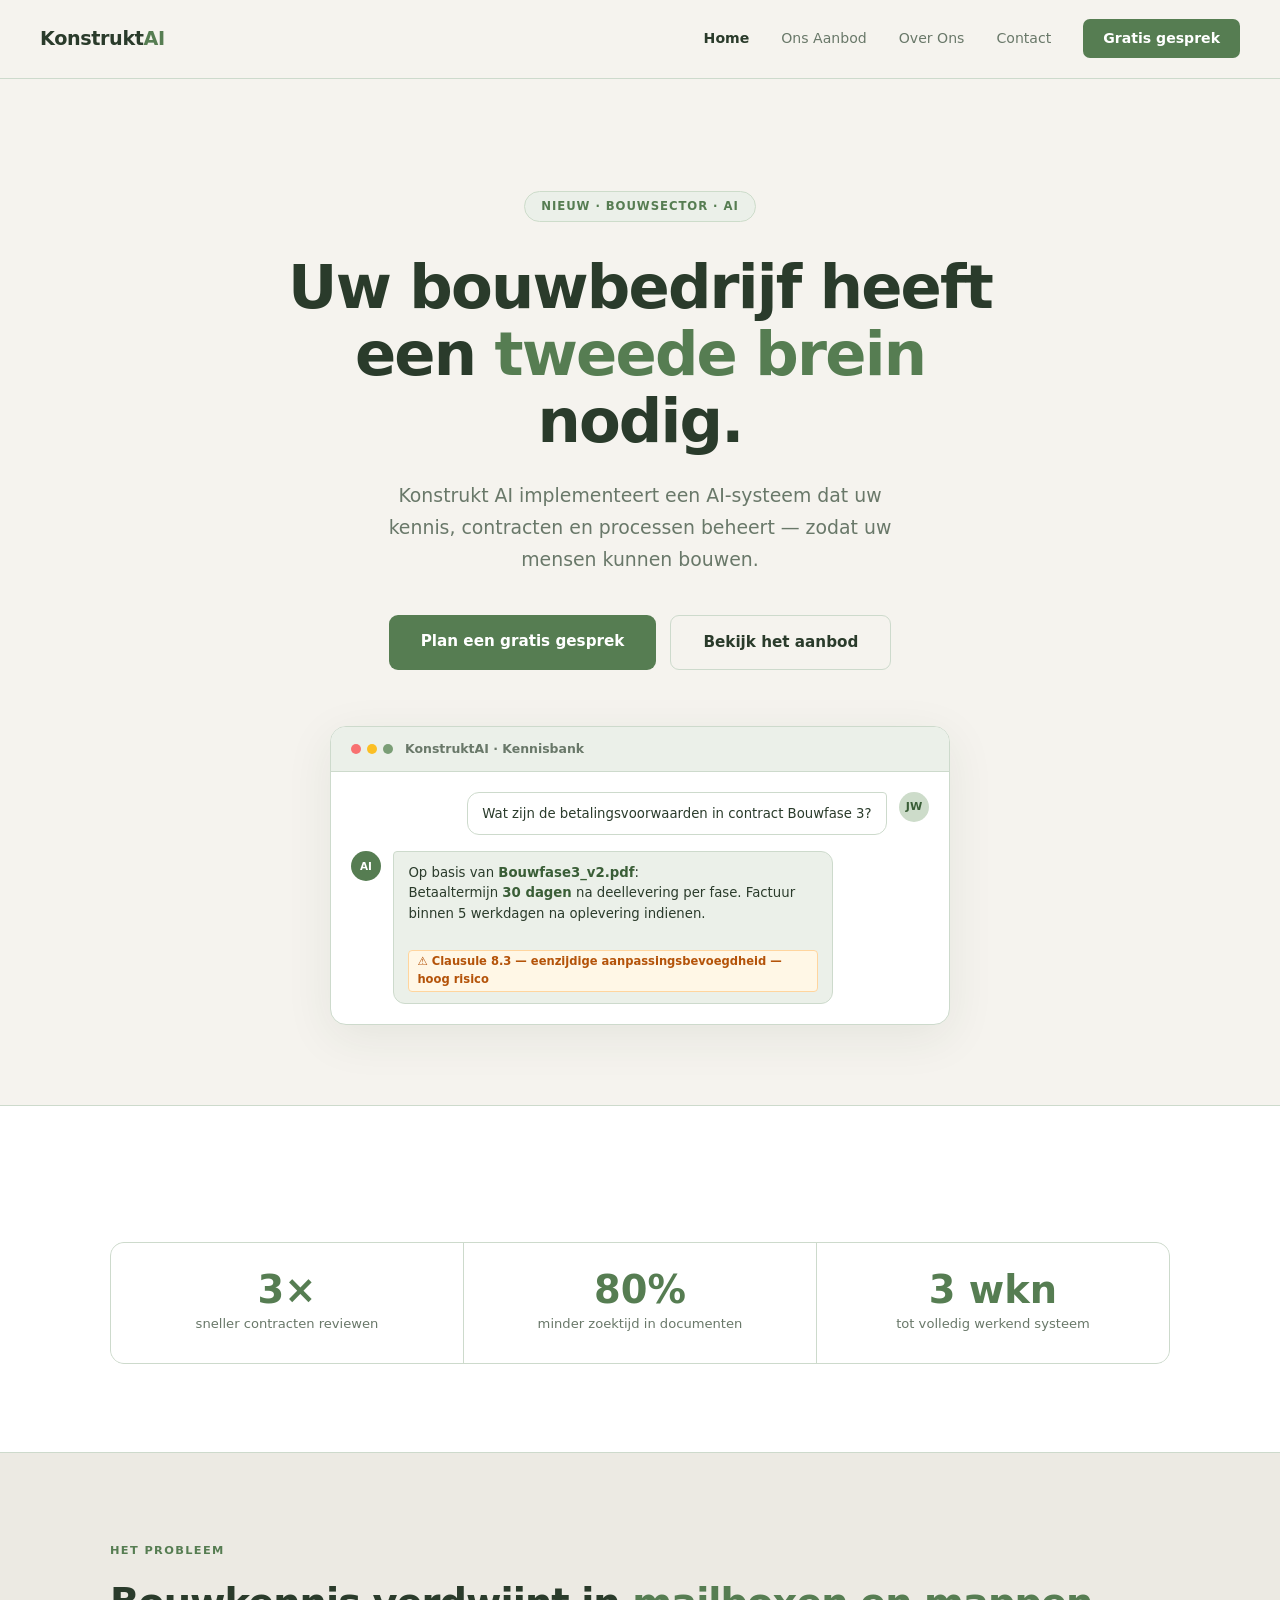
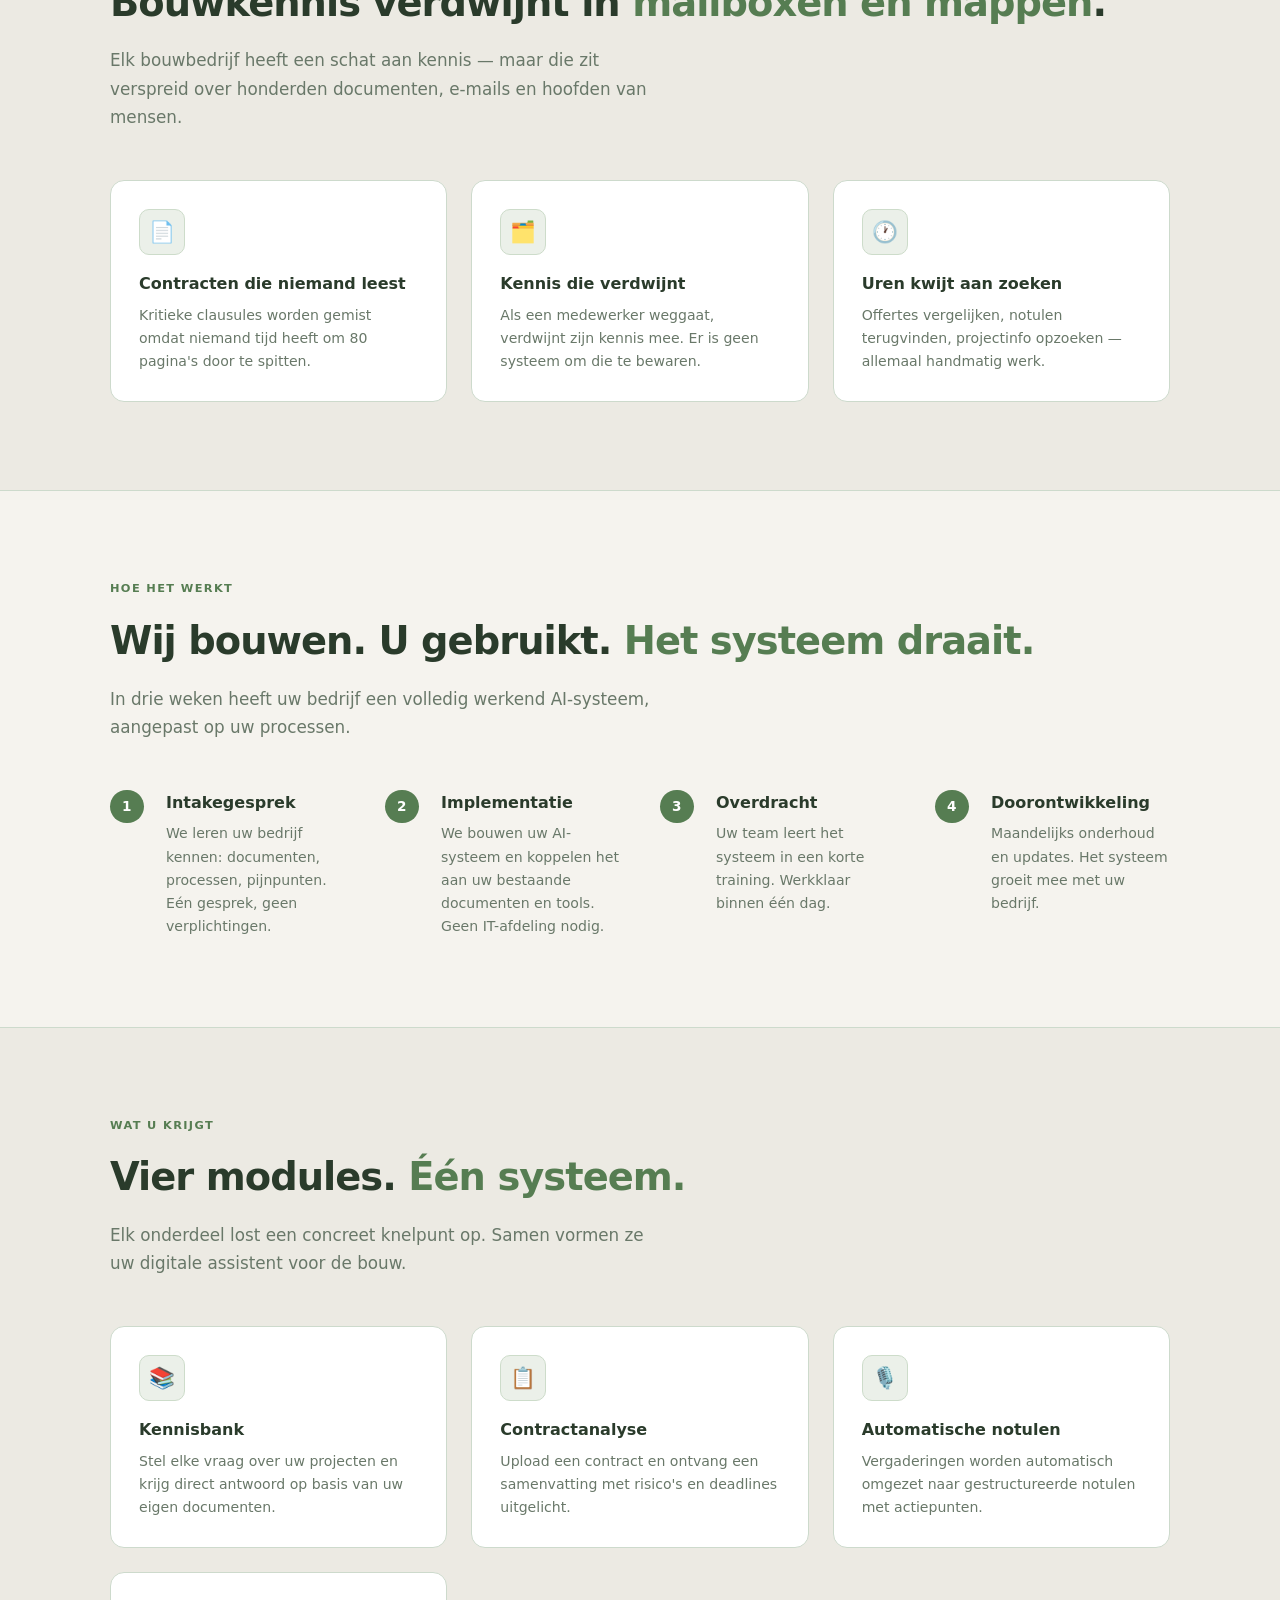
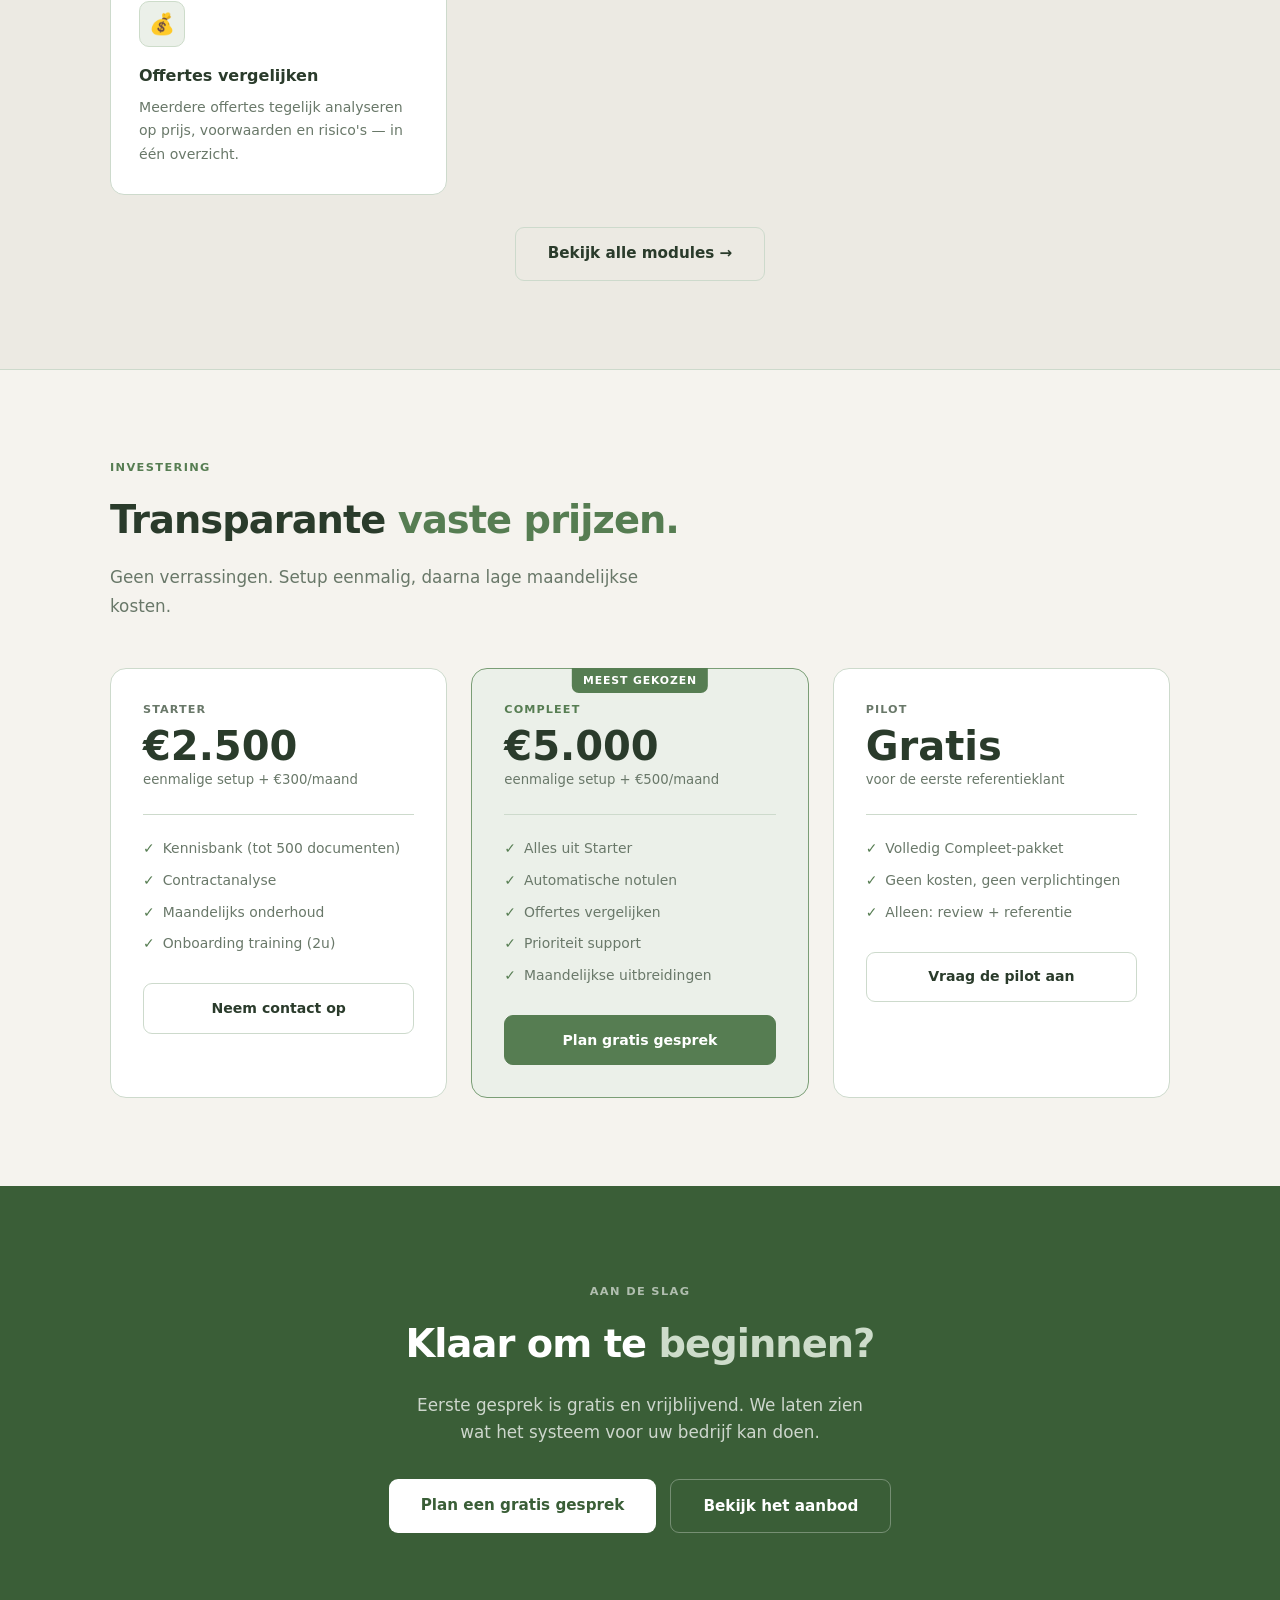
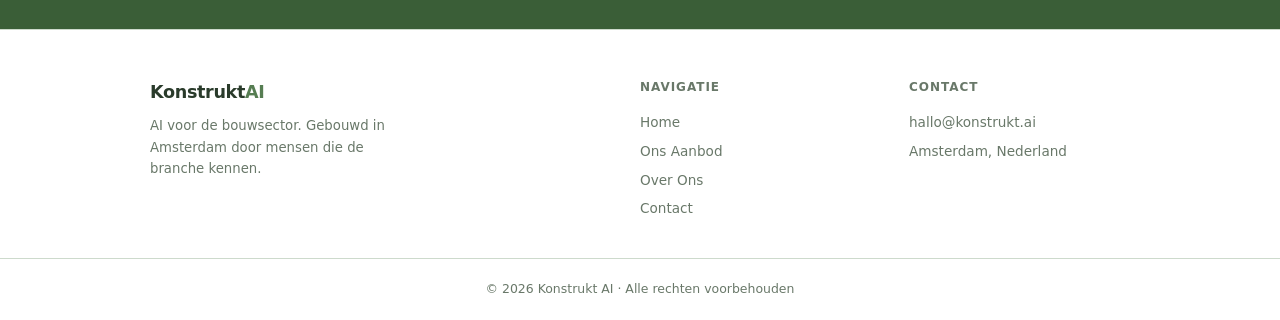
<file: index.html>
<!DOCTYPE html>
<html lang="nl">
<head>
  <meta charset="UTF-8">
  <meta name="viewport" content="width=device-width, initial-scale=1.0">
  <title>Konstrukt AI — AI second brain voor de bouwsector</title>
  <link rel="stylesheet" href="style.css">
</head>
<body>

<nav>
  <a class="logo" href="index.html">Konstrukt<span>AI</span></a>
  <div class="nav-links" id="nav-links">
    <a href="index.html" class="active">Home</a>
    <a href="aanbod.html">Ons Aanbod</a>
    <a href="over-ons.html">Over Ons</a>
    <a href="contact.html">Contact</a>
    <a href="contact.html" class="nav-cta">Gratis gesprek</a>
  </div>
  <button class="hamburger" id="hamburger" aria-label="Menu">
    <span></span><span></span><span></span>
  </button>
</nav>

<section class="hero">
  <div class="badge">Nieuw &middot; Bouwsector &middot; AI</div>
  <h1>Uw bouwbedrijf heeft een <em>tweede brein</em> nodig.</h1>
  <p>Konstrukt AI implementeert een AI-systeem dat uw kennis, contracten en processen beheert — zodat uw mensen kunnen bouwen.</p>
  <div class="btn-row">
    <a class="btn-primary" href="contact.html">Plan een gratis gesprek</a>
    <a class="btn-ghost" href="aanbod.html">Bekijk het aanbod</a>
  </div>

  <div class="hero-visual">
    <div class="chat-bar">
      <div class="chat-dot cd1"></div>
      <div class="chat-dot cd2"></div>
      <div class="chat-dot cd3"></div>
      <span class="chat-bar-title">KonstruktAI &middot; Kennisbank</span>
    </div>
    <div class="chat-body">
      <div class="chat-msg user">
        <div class="chat-av u">JW</div>
        <div class="chat-bubble">Wat zijn de betalingsvoorwaarden in contract Bouwfase 3?</div>
      </div>
      <div class="chat-msg">
        <div class="chat-av ai">AI</div>
        <div class="chat-bubble">
          Op basis van <strong>Bouwfase3_v2.pdf</strong>:<br>
          Betaaltermijn <strong>30 dagen</strong> na deellevering per fase. Factuur binnen 5 werkdagen na oplevering indienen.<br><br>
          <span class="risk-tag">⚠ Clausule 8.3 — eenzijdige aanpassingsbevoegdheid — hoog risico</span>
        </div>
      </div>
    </div>
  </div>
</section>

<hr class="divider">

<section class="section section-white">
  <div class="section-inner">
    <div class="stats-row">
      <div class="stat"><div class="num">3&times;</div><p>sneller contracten reviewen</p></div>
      <div class="stat"><div class="num">80%</div><p>minder zoektijd in documenten</p></div>
      <div class="stat"><div class="num">3 wkn</div><p>tot volledig werkend systeem</p></div>
    </div>
  </div>
</section>

<hr class="divider">

<section class="section section-alt">
  <div class="section-inner">
    <span class="label">Het probleem</span>
    <h2>Bouwkennis verdwijnt in <em>mailboxen en mappen</em>.</h2>
    <p class="sub">Elk bouwbedrijf heeft een schat aan kennis — maar die zit verspreid over honderden documenten, e-mails en hoofden van mensen.</p>
    <div class="card-grid">
      <div class="card">
        <div class="card-icon">📄</div>
        <h3>Contracten die niemand leest</h3>
        <p>Kritieke clausules worden gemist omdat niemand tijd heeft om 80 pagina's door te spitten.</p>
      </div>
      <div class="card">
        <div class="card-icon">🗂️</div>
        <h3>Kennis die verdwijnt</h3>
        <p>Als een medewerker weggaat, verdwijnt zijn kennis mee. Er is geen systeem om die te bewaren.</p>
      </div>
      <div class="card">
        <div class="card-icon">🕐</div>
        <h3>Uren kwijt aan zoeken</h3>
        <p>Offertes vergelijken, notulen terugvinden, projectinfo opzoeken — allemaal handmatig werk.</p>
      </div>
    </div>
  </div>
</section>

<hr class="divider">

<section class="section" id="hoe-het-werkt">
  <div class="section-inner">
    <span class="label">Hoe het werkt</span>
    <h2>Wij bouwen. U gebruikt. <em>Het systeem draait.</em></h2>
    <p class="sub">In drie weken heeft uw bedrijf een volledig werkend AI-systeem, aangepast op uw processen.</p>
    <div class="steps">
      <div class="step"><div class="step-num">1</div><h3>Intakegesprek</h3><p>We leren uw bedrijf kennen: documenten, processen, pijnpunten. Eén gesprek, geen verplichtingen.</p></div>
      <div class="step"><div class="step-num">2</div><h3>Implementatie</h3><p>We bouwen uw AI-systeem en koppelen het aan uw bestaande documenten en tools. Geen IT-afdeling nodig.</p></div>
      <div class="step"><div class="step-num">3</div><h3>Overdracht</h3><p>Uw team leert het systeem in een korte training. Werkklaar binnen één dag.</p></div>
      <div class="step"><div class="step-num">4</div><h3>Doorontwikkeling</h3><p>Maandelijks onderhoud en updates. Het systeem groeit mee met uw bedrijf.</p></div>
    </div>
  </div>
</section>

<hr class="divider">

<section class="section section-alt">
  <div class="section-inner">
    <span class="label">Wat u krijgt</span>
    <h2>Vier modules. <em>Één systeem.</em></h2>
    <p class="sub">Elk onderdeel lost een concreet knelpunt op. Samen vormen ze uw digitale assistent voor de bouw.</p>
    <div class="card-grid">
      <div class="card"><div class="card-icon">📚</div><h3>Kennisbank</h3><p>Stel elke vraag over uw projecten en krijg direct antwoord op basis van uw eigen documenten.</p></div>
      <div class="card"><div class="card-icon">📋</div><h3>Contractanalyse</h3><p>Upload een contract en ontvang een samenvatting met risico's en deadlines uitgelicht.</p></div>
      <div class="card"><div class="card-icon">🎙️</div><h3>Automatische notulen</h3><p>Vergaderingen worden automatisch omgezet naar gestructureerde notulen met actiepunten.</p></div>
      <div class="card"><div class="card-icon">💰</div><h3>Offertes vergelijken</h3><p>Meerdere offertes tegelijk analyseren op prijs, voorwaarden en risico's — in één overzicht.</p></div>
    </div>
    <div style="margin-top:2rem;text-align:center">
      <a class="btn-ghost" href="aanbod.html">Bekijk alle modules &rarr;</a>
    </div>
  </div>
</section>

<hr class="divider">

<section class="section">
  <div class="section-inner">
    <span class="label">Investering</span>
    <h2>Transparante <em>vaste prijzen.</em></h2>
    <p class="sub">Geen verrassingen. Setup eenmalig, daarna lage maandelijkse kosten.</p>
    <div class="pricing">
      <div class="price-card">
        <div class="tier">Starter</div>
        <div class="price">&euro;2.500</div>
        <div class="freq">eenmalige setup + &euro;300/maand</div>
        <ul>
          <li>Kennisbank (tot 500 documenten)</li>
          <li>Contractanalyse</li>
          <li>Maandelijks onderhoud</li>
          <li>Onboarding training (2u)</li>
        </ul>
        <a class="btn-card" href="contact.html">Neem contact op</a>
      </div>
      <div class="price-card featured">
        <div class="feat-badge">Meest gekozen</div>
        <div class="tier">Compleet</div>
        <div class="price">&euro;5.000</div>
        <div class="freq">eenmalige setup + &euro;500/maand</div>
        <ul>
          <li>Alles uit Starter</li>
          <li>Automatische notulen</li>
          <li>Offertes vergelijken</li>
          <li>Prioriteit support</li>
          <li>Maandelijkse uitbreidingen</li>
        </ul>
        <a class="btn-card" href="contact.html">Plan gratis gesprek</a>
      </div>
      <div class="price-card">
        <div class="tier">Pilot</div>
        <div class="price">Gratis</div>
        <div class="freq">voor de eerste referentieklant</div>
        <ul>
          <li>Volledig Compleet-pakket</li>
          <li>Geen kosten, geen verplichtingen</li>
          <li>Alleen: review + referentie</li>
        </ul>
        <a class="btn-card" href="contact.html">Vraag de pilot aan</a>
      </div>
    </div>
  </div>
</section>

<div class="cta-band">
  <div class="section-inner">
    <span class="label">Aan de slag</span>
    <h2>Klaar om te <em>beginnen?</em></h2>
    <p>Eerste gesprek is gratis en vrijblijvend. We laten zien wat het systeem voor uw bedrijf kan doen.</p>
    <div class="btn-row">
      <a class="btn-primary" href="contact.html">Plan een gratis gesprek</a>
      <a class="btn-ghost" href="aanbod.html">Bekijk het aanbod</a>
    </div>
  </div>
</div>

<footer>
  <div class="footer-inner">
    <div class="footer-brand">
      <span class="logo-text">Konstrukt<span>AI</span></span>
      <p>AI voor de bouwsector. Gebouwd in Amsterdam door mensen die de branche kennen.</p>
    </div>
    <div class="footer-col">
      <strong>Navigatie</strong>
      <a href="index.html">Home</a>
      <a href="aanbod.html">Ons Aanbod</a>
      <a href="over-ons.html">Over Ons</a>
      <a href="contact.html">Contact</a>
    </div>
    <div class="footer-col">
      <strong>Contact</strong>
      <a href="mailto:hallo@konstrukt.ai">hallo@konstrukt.ai</a>
      <span>Amsterdam, Nederland</span>
    </div>
  </div>
  <div class="footer-bottom">&copy; 2026 Konstrukt AI &middot; Alle rechten voorbehouden</div>
</footer>

<script>
  const ham = document.getElementById('hamburger');
  const nav = document.getElementById('nav-links');
  ham.addEventListener('click', () => {
    ham.classList.toggle('open');
    nav.classList.toggle('open');
  });
  nav.querySelectorAll('a').forEach(a => a.addEventListener('click', () => {
    ham.classList.remove('open');
    nav.classList.remove('open');
  }));
</script>
</body>
</html>
</file>
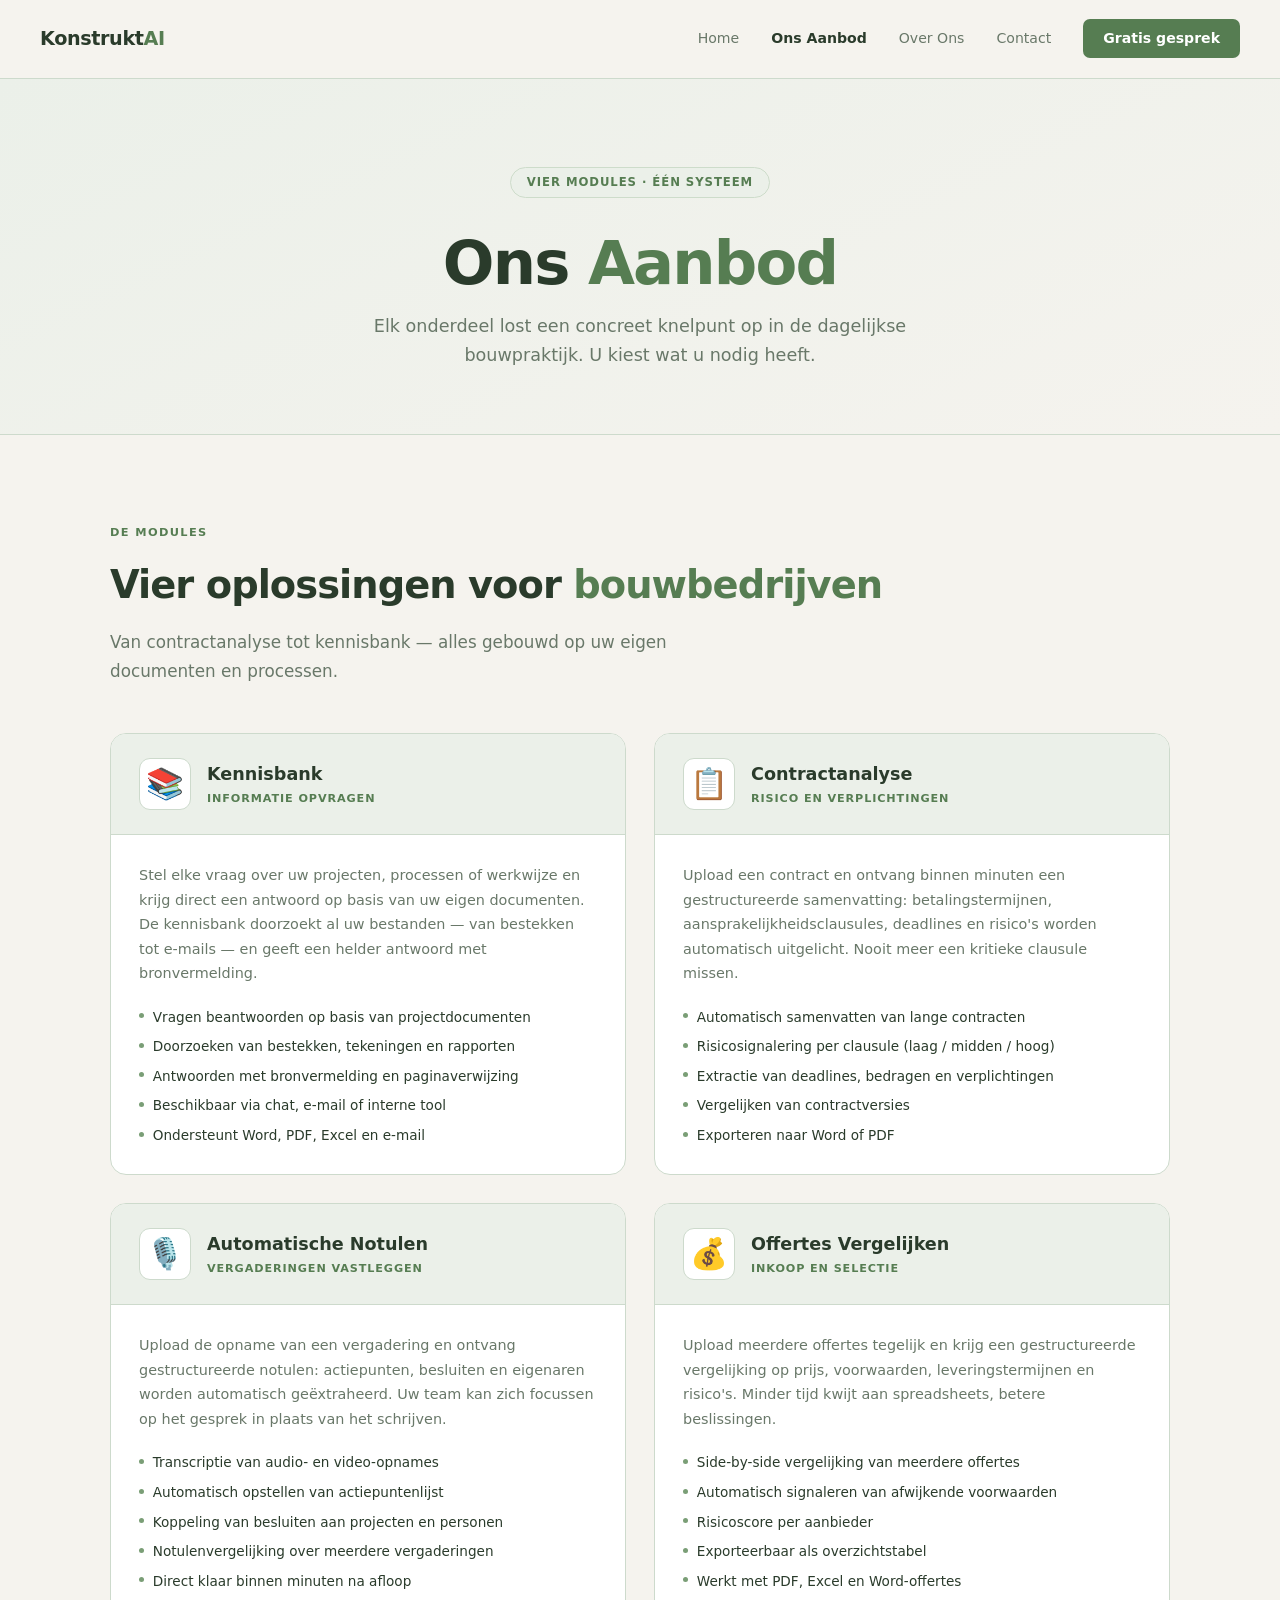
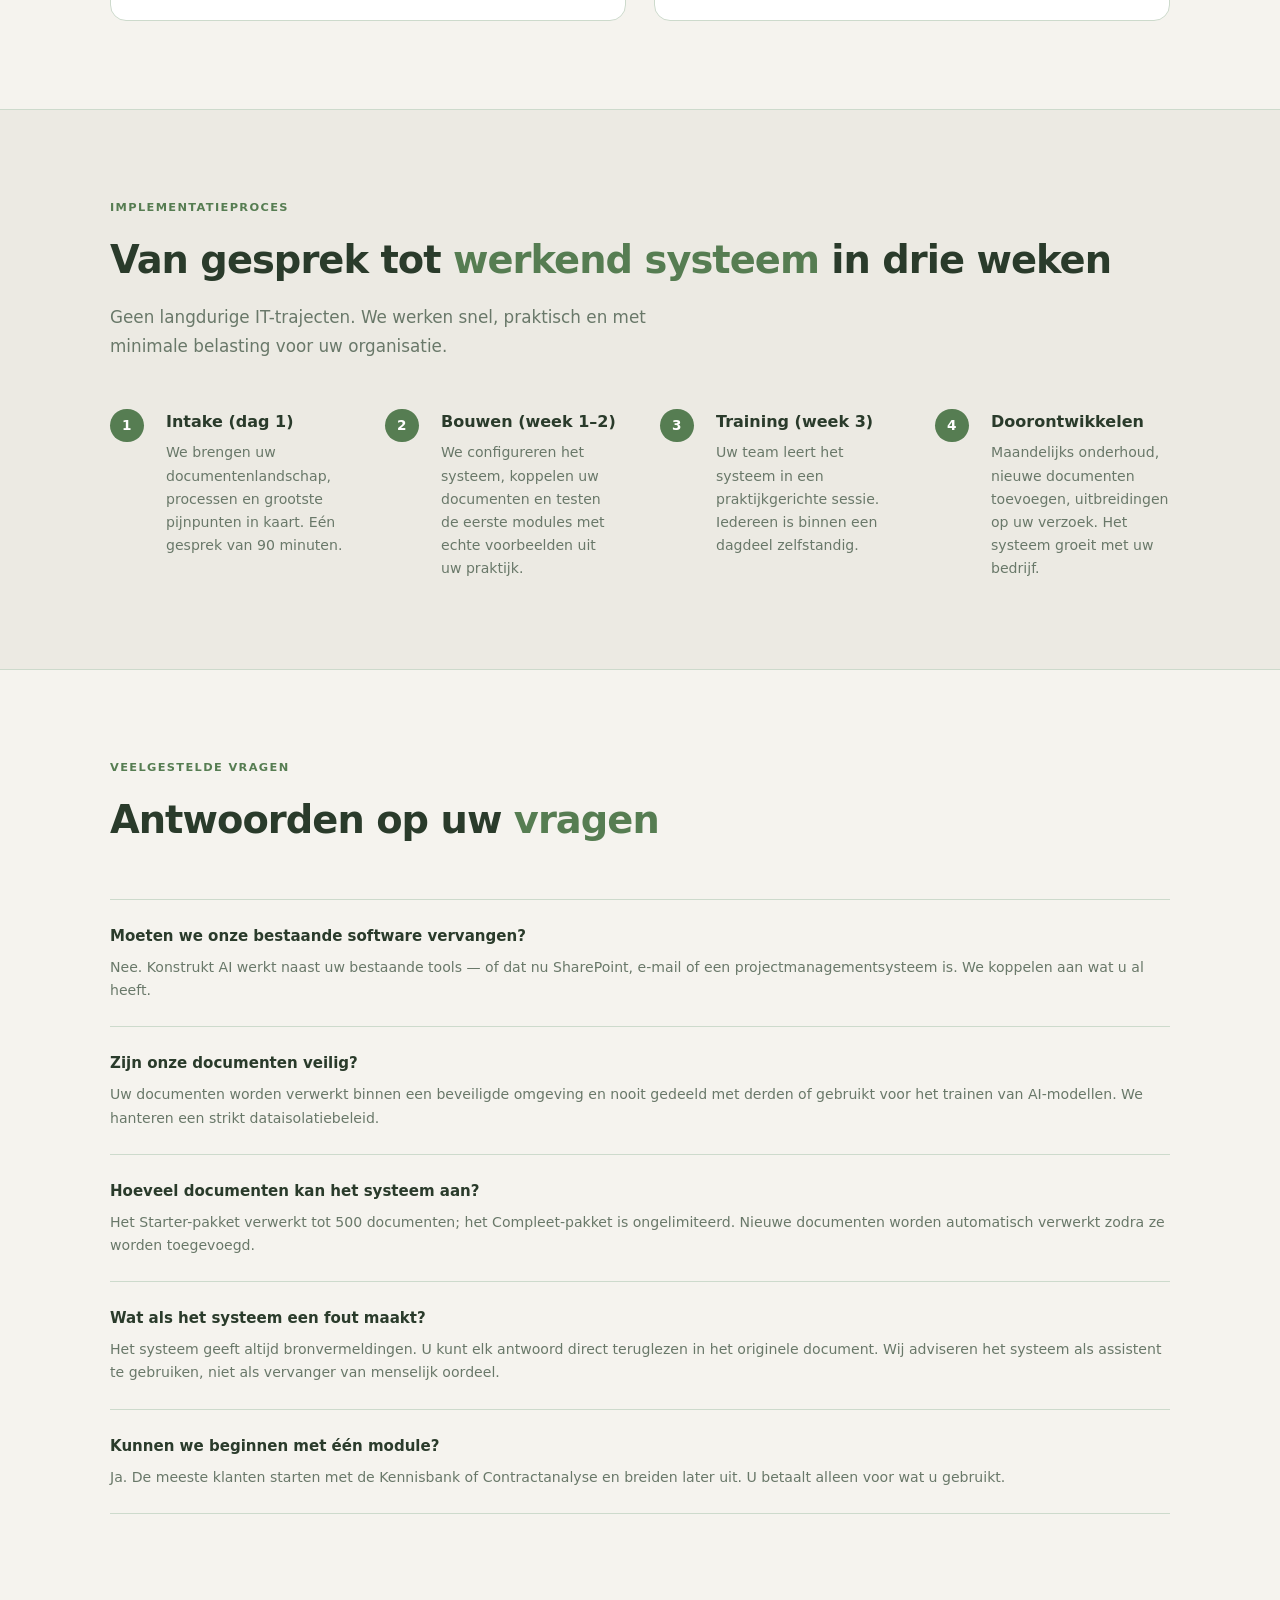
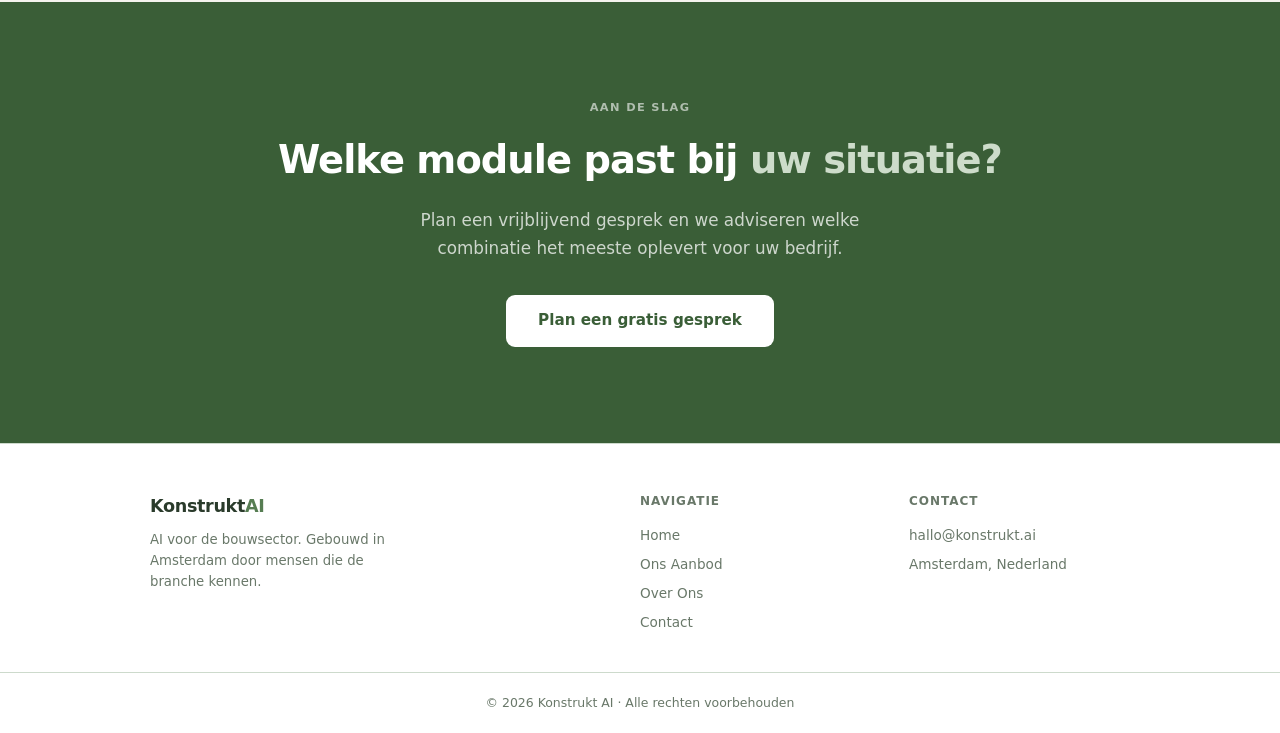
<file: aanbod.html>
<!DOCTYPE html>
<html lang="nl">
<head>
  <meta charset="UTF-8">
  <meta name="viewport" content="width=device-width, initial-scale=1.0">
  <title>Ons Aanbod — Konstrukt AI</title>
  <link rel="stylesheet" href="style.css">
</head>
<body>

<nav>
  <a class="logo" href="index.html">Konstrukt<span>AI</span></a>
  <div class="nav-links" id="nav-links">
    <a href="index.html">Home</a>
    <a href="aanbod.html" class="active">Ons Aanbod</a>
    <a href="over-ons.html">Over Ons</a>
    <a href="contact.html">Contact</a>
    <a href="contact.html" class="nav-cta">Gratis gesprek</a>
  </div>
  <button class="hamburger" id="hamburger" aria-label="Menu">
    <span></span><span></span><span></span>
  </button>
</nav>

<div class="page-hero">
  <div class="badge">Vier modules &middot; &Eacute;&eacute;n systeem</div>
  <h1>Ons <em>Aanbod</em></h1>
  <p>Elk onderdeel lost een concreet knelpunt op in de dagelijkse bouwpraktijk. U kiest wat u nodig heeft.</p>
</div>

<section class="section">
  <div class="section-inner">
    <span class="label">De modules</span>
    <h2>Vier oplossingen voor <em>bouwbedrijven</em></h2>
    <p class="sub">Van contractanalyse tot kennisbank — alles gebouwd op uw eigen documenten en processen.</p>

    <div class="module-grid">
      <div class="module-card">
        <div class="module-head">
          <div class="m-icon">📚</div>
          <div><h3>Kennisbank</h3><div class="module-tag">Informatie opvragen</div></div>
        </div>
        <div class="module-body">
          <p>Stel elke vraag over uw projecten, processen of werkwijze en krijg direct een antwoord op basis van uw eigen documenten. De kennisbank doorzoekt al uw bestanden — van bestekken tot e-mails — en geeft een helder antwoord met bronvermelding.</p>
          <ul class="m-features">
            <li>Vragen beantwoorden op basis van projectdocumenten</li>
            <li>Doorzoeken van bestekken, tekeningen en rapporten</li>
            <li>Antwoorden met bronvermelding en paginaverwijzing</li>
            <li>Beschikbaar via chat, e-mail of interne tool</li>
            <li>Ondersteunt Word, PDF, Excel en e-mail</li>
          </ul>
        </div>
      </div>

      <div class="module-card">
        <div class="module-head">
          <div class="m-icon">📋</div>
          <div><h3>Contractanalyse</h3><div class="module-tag">Risico en verplichtingen</div></div>
        </div>
        <div class="module-body">
          <p>Upload een contract en ontvang binnen minuten een gestructureerde samenvatting: betalingstermijnen, aansprakelijkheidsclausules, deadlines en risico's worden automatisch uitgelicht. Nooit meer een kritieke clausule missen.</p>
          <ul class="m-features">
            <li>Automatisch samenvatten van lange contracten</li>
            <li>Risicosignalering per clausule (laag / midden / hoog)</li>
            <li>Extractie van deadlines, bedragen en verplichtingen</li>
            <li>Vergelijken van contractversies</li>
            <li>Exporteren naar Word of PDF</li>
          </ul>
        </div>
      </div>

      <div class="module-card">
        <div class="module-head">
          <div class="m-icon">🎙️</div>
          <div><h3>Automatische Notulen</h3><div class="module-tag">Vergaderingen vastleggen</div></div>
        </div>
        <div class="module-body">
          <p>Upload de opname van een vergadering en ontvang gestructureerde notulen: actiepunten, besluiten en eigenaren worden automatisch geëxtraheerd. Uw team kan zich focussen op het gesprek in plaats van het schrijven.</p>
          <ul class="m-features">
            <li>Transcriptie van audio- en video-opnames</li>
            <li>Automatisch opstellen van actiepuntenlijst</li>
            <li>Koppeling van besluiten aan projecten en personen</li>
            <li>Notulenvergelijking over meerdere vergaderingen</li>
            <li>Direct klaar binnen minuten na afloop</li>
          </ul>
        </div>
      </div>

      <div class="module-card">
        <div class="module-head">
          <div class="m-icon">💰</div>
          <div><h3>Offertes Vergelijken</h3><div class="module-tag">Inkoop en selectie</div></div>
        </div>
        <div class="module-body">
          <p>Upload meerdere offertes tegelijk en krijg een gestructureerde vergelijking op prijs, voorwaarden, leveringstermijnen en risico's. Minder tijd kwijt aan spreadsheets, betere beslissingen.</p>
          <ul class="m-features">
            <li>Side-by-side vergelijking van meerdere offertes</li>
            <li>Automatisch signaleren van afwijkende voorwaarden</li>
            <li>Risicoscore per aanbieder</li>
            <li>Exporteerbaar als overzichtstabel</li>
            <li>Werkt met PDF, Excel en Word-offertes</li>
          </ul>
        </div>
      </div>
    </div>
  </div>
</section>

<hr class="divider">

<section class="section section-alt">
  <div class="section-inner">
    <span class="label">Implementatieproces</span>
    <h2>Van gesprek tot <em>werkend systeem</em> in drie weken</h2>
    <p class="sub">Geen langdurige IT-trajecten. We werken snel, praktisch en met minimale belasting voor uw organisatie.</p>
    <div class="steps">
      <div class="step"><div class="step-num">1</div><h3>Intake (dag 1)</h3><p>We brengen uw documentenlandschap, processen en grootste pijnpunten in kaart. Eén gesprek van 90 minuten.</p></div>
      <div class="step"><div class="step-num">2</div><h3>Bouwen (week 1&ndash;2)</h3><p>We configureren het systeem, koppelen uw documenten en testen de eerste modules met echte voorbeelden uit uw praktijk.</p></div>
      <div class="step"><div class="step-num">3</div><h3>Training (week 3)</h3><p>Uw team leert het systeem in een praktijkgerichte sessie. Iedereen is binnen een dagdeel zelfstandig.</p></div>
      <div class="step"><div class="step-num">4</div><h3>Doorontwikkelen</h3><p>Maandelijks onderhoud, nieuwe documenten toevoegen, uitbreidingen op uw verzoek. Het systeem groeit met uw bedrijf.</p></div>
    </div>
  </div>
</section>

<hr class="divider">

<section class="section">
  <div class="section-inner">
    <span class="label">Veelgestelde vragen</span>
    <h2>Antwoorden op uw <em>vragen</em></h2>
    <div class="faq">
      <div class="faq-item"><div class="faq-q">Moeten we onze bestaande software vervangen?</div><div class="faq-a">Nee. Konstrukt AI werkt naast uw bestaande tools — of dat nu SharePoint, e-mail of een projectmanagementsysteem is. We koppelen aan wat u al heeft.</div></div>
      <div class="faq-item"><div class="faq-q">Zijn onze documenten veilig?</div><div class="faq-a">Uw documenten worden verwerkt binnen een beveiligde omgeving en nooit gedeeld met derden of gebruikt voor het trainen van AI-modellen. We hanteren een strikt dataisolatiebeleid.</div></div>
      <div class="faq-item"><div class="faq-q">Hoeveel documenten kan het systeem aan?</div><div class="faq-a">Het Starter-pakket verwerkt tot 500 documenten; het Compleet-pakket is ongelimiteerd. Nieuwe documenten worden automatisch verwerkt zodra ze worden toegevoegd.</div></div>
      <div class="faq-item"><div class="faq-q">Wat als het systeem een fout maakt?</div><div class="faq-a">Het systeem geeft altijd bronvermeldingen. U kunt elk antwoord direct teruglezen in het originele document. Wij adviseren het systeem als assistent te gebruiken, niet als vervanger van menselijk oordeel.</div></div>
      <div class="faq-item"><div class="faq-q">Kunnen we beginnen met één module?</div><div class="faq-a">Ja. De meeste klanten starten met de Kennisbank of Contractanalyse en breiden later uit. U betaalt alleen voor wat u gebruikt.</div></div>
    </div>
  </div>
</section>

<div class="cta-band">
  <div class="section-inner">
    <span class="label">Aan de slag</span>
    <h2>Welke module past bij <em>uw situatie?</em></h2>
    <p>Plan een vrijblijvend gesprek en we adviseren welke combinatie het meeste oplevert voor uw bedrijf.</p>
    <div class="btn-row">
      <a class="btn-primary" href="contact.html">Plan een gratis gesprek</a>
    </div>
  </div>
</div>

<footer>
  <div class="footer-inner">
    <div class="footer-brand">
      <span class="logo-text">Konstrukt<span>AI</span></span>
      <p>AI voor de bouwsector. Gebouwd in Amsterdam door mensen die de branche kennen.</p>
    </div>
    <div class="footer-col">
      <strong>Navigatie</strong>
      <a href="index.html">Home</a>
      <a href="aanbod.html">Ons Aanbod</a>
      <a href="over-ons.html">Over Ons</a>
      <a href="contact.html">Contact</a>
    </div>
    <div class="footer-col">
      <strong>Contact</strong>
      <a href="mailto:hallo@konstrukt.ai">hallo@konstrukt.ai</a>
      <span>Amsterdam, Nederland</span>
    </div>
  </div>
  <div class="footer-bottom">&copy; 2026 Konstrukt AI &middot; Alle rechten voorbehouden</div>
</footer>

<script>
  const ham = document.getElementById('hamburger');
  const nav = document.getElementById('nav-links');
  ham.addEventListener('click', () => { ham.classList.toggle('open'); nav.classList.toggle('open'); });
  nav.querySelectorAll('a').forEach(a => a.addEventListener('click', () => { ham.classList.remove('open'); nav.classList.remove('open'); }));
</script>
</body>
</html>
</file>
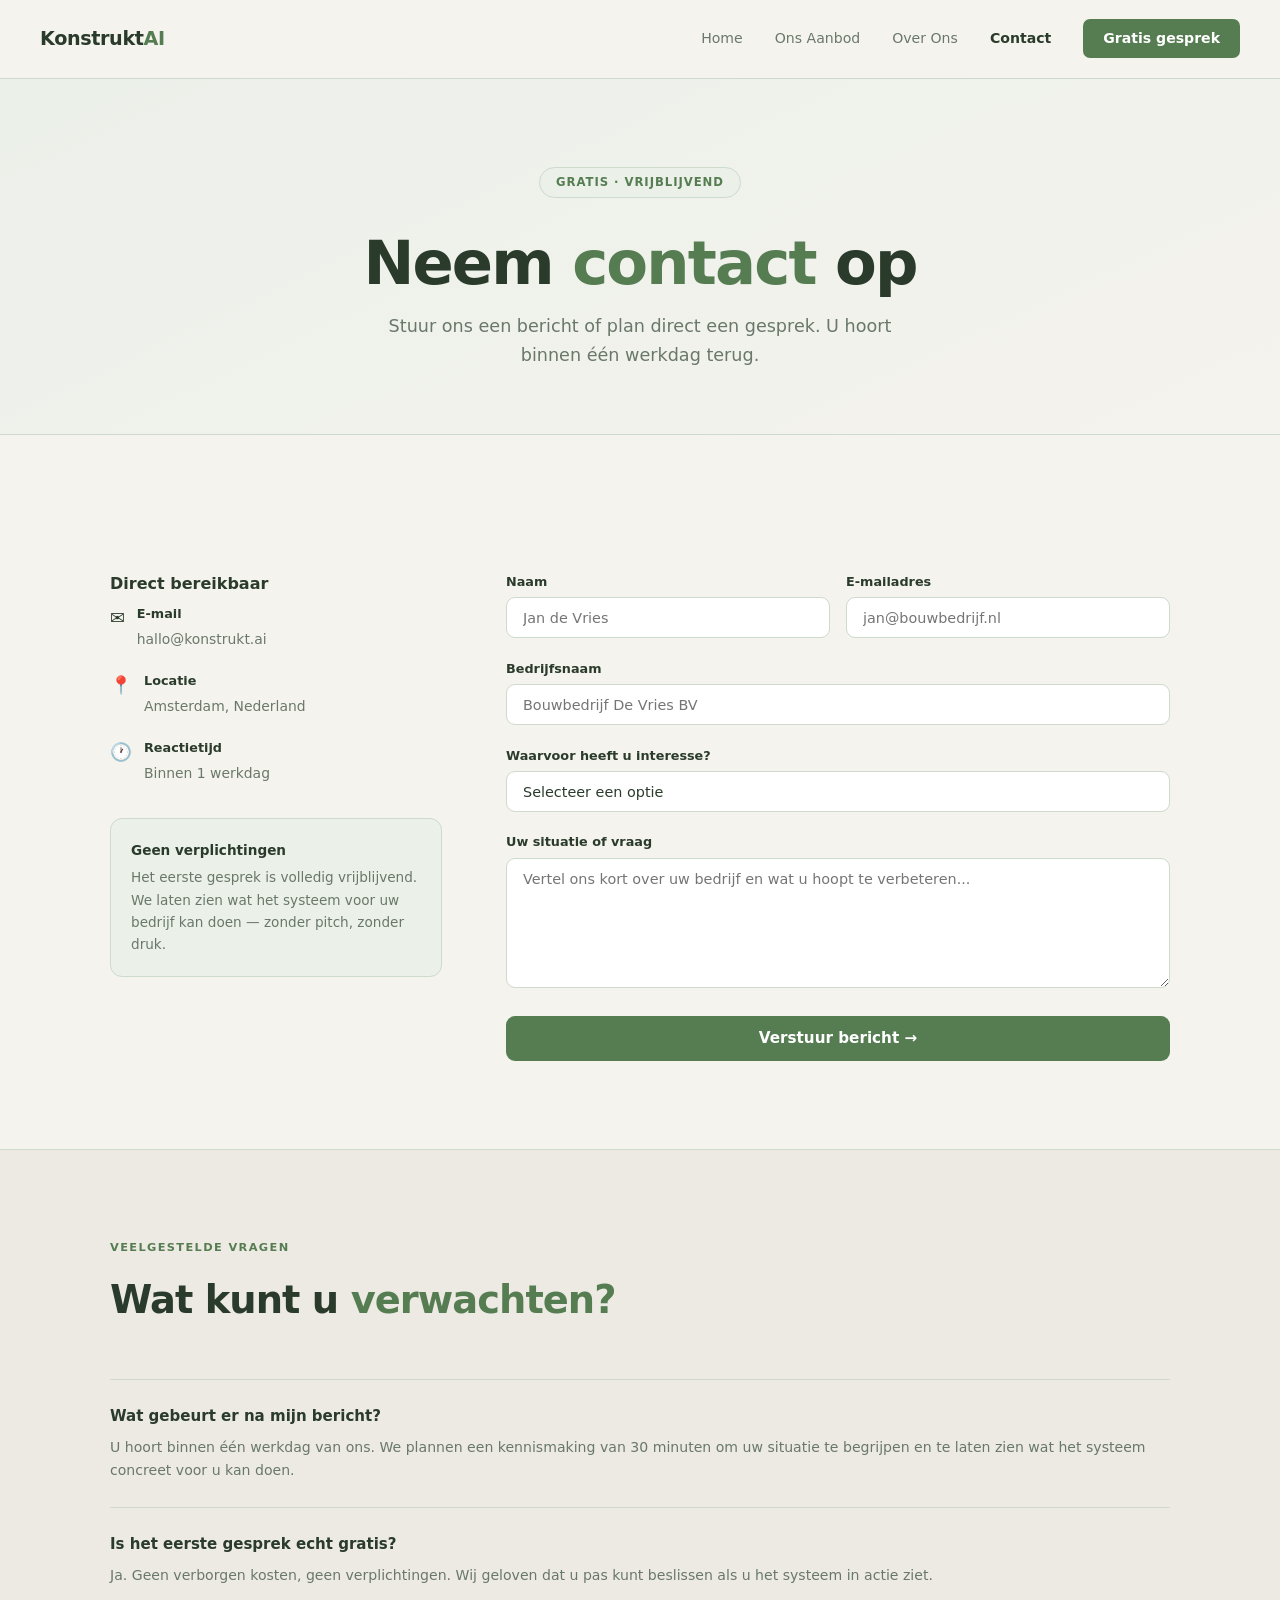
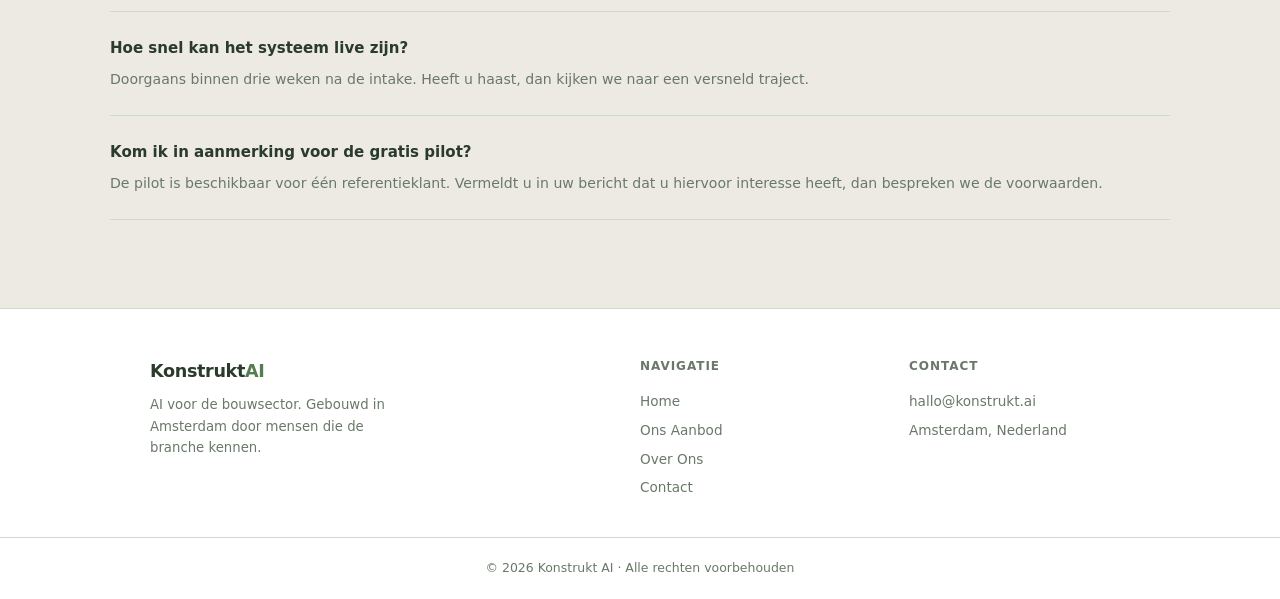
<file: contact.html>
<!DOCTYPE html>
<html lang="nl">
<head>
  <meta charset="UTF-8">
  <meta name="viewport" content="width=device-width, initial-scale=1.0">
  <title>Contact — Konstrukt AI</title>
  <link rel="stylesheet" href="style.css">
</head>
<body>

<nav>
  <a class="logo" href="index.html">Konstrukt<span>AI</span></a>
  <div class="nav-links" id="nav-links">
    <a href="index.html">Home</a>
    <a href="aanbod.html">Ons Aanbod</a>
    <a href="over-ons.html">Over Ons</a>
    <a href="contact.html" class="active">Contact</a>
    <a href="contact.html" class="nav-cta">Gratis gesprek</a>
  </div>
  <button class="hamburger" id="hamburger" aria-label="Menu">
    <span></span><span></span><span></span>
  </button>
</nav>

<div class="page-hero">
  <div class="badge">Gratis &middot; Vrijblijvend</div>
  <h1>Neem <em>contact</em> op</h1>
  <p>Stuur ons een bericht of plan direct een gesprek. U hoort binnen één werkdag terug.</p>
</div>

<section class="section">
  <div class="section-inner">
    <div class="contact-layout">

      <div class="contact-info">
        <h3>Direct bereikbaar</h3>
        <div class="c-item">
          <div class="c-icon">✉️</div>
          <div class="c-text"><strong>E-mail</strong><a href="mailto:hallo@konstrukt.ai">hallo@konstrukt.ai</a></div>
        </div>
        <div class="c-item">
          <div class="c-icon">📍</div>
          <div class="c-text"><strong>Locatie</strong><span>Amsterdam, Nederland</span></div>
        </div>
        <div class="c-item">
          <div class="c-icon">🕐</div>
          <div class="c-text"><strong>Reactietijd</strong><span>Binnen 1 werkdag</span></div>
        </div>
        <div style="margin-top:2rem;padding:1.25rem;background:var(--sage-50);border:1px solid var(--border);border-radius:12px">
          <p style="font-size:0.85rem;color:var(--muted);line-height:1.65"><strong style="color:var(--text);display:block;margin-bottom:0.3rem">Geen verplichtingen</strong>Het eerste gesprek is volledig vrijblijvend. We laten zien wat het systeem voor uw bedrijf kan doen &mdash; zonder pitch, zonder druk.</p>
        </div>
      </div>

      <div>
        <form action="https://formspree.io/f/hallo@konstrukt.ai" method="POST">
          <div class="form-row">
            <div class="form-group">
              <label for="naam">Naam</label>
              <input type="text" id="naam" name="naam" placeholder="Jan de Vries" required>
            </div>
            <div class="form-group">
              <label for="email">E-mailadres</label>
              <input type="email" id="email" name="email" placeholder="jan@bouwbedrijf.nl" required>
            </div>
          </div>
          <div class="form-group">
            <label for="bedrijf">Bedrijfsnaam</label>
            <input type="text" id="bedrijf" name="bedrijf" placeholder="Bouwbedrijf De Vries BV">
          </div>
          <div class="form-group">
            <label for="interesse">Waarvoor heeft u interesse?</label>
            <select id="interesse" name="interesse">
              <option value="">Selecteer een optie</option>
              <option>Kennisbank</option>
              <option>Contractanalyse</option>
              <option>Automatische notulen</option>
              <option>Offertes vergelijken</option>
              <option>Compleet pakket</option>
              <option>Pilot (gratis)</option>
              <option>Nog niet zeker</option>
            </select>
          </div>
          <div class="form-group">
            <label for="bericht">Uw situatie of vraag</label>
            <textarea id="bericht" name="bericht" placeholder="Vertel ons kort over uw bedrijf en wat u hoopt te verbeteren..."></textarea>
          </div>
          <button type="submit" class="btn-primary" style="width:100%;justify-content:center">Verstuur bericht &rarr;</button>
        </form>
      </div>
    </div>
  </div>
</section>

<hr class="divider">

<section class="section section-alt">
  <div class="section-inner">
    <span class="label">Veelgestelde vragen</span>
    <h2>Wat kunt u <em>verwachten?</em></h2>
    <div class="faq">
      <div class="faq-item"><div class="faq-q">Wat gebeurt er na mijn bericht?</div><div class="faq-a">U hoort binnen één werkdag van ons. We plannen een kennismaking van 30 minuten om uw situatie te begrijpen en te laten zien wat het systeem concreet voor u kan doen.</div></div>
      <div class="faq-item"><div class="faq-q">Is het eerste gesprek echt gratis?</div><div class="faq-a">Ja. Geen verborgen kosten, geen verplichtingen. Wij geloven dat u pas kunt beslissen als u het systeem in actie ziet.</div></div>
      <div class="faq-item"><div class="faq-q">Hoe snel kan het systeem live zijn?</div><div class="faq-a">Doorgaans binnen drie weken na de intake. Heeft u haast, dan kijken we naar een versneld traject.</div></div>
      <div class="faq-item"><div class="faq-q">Kom ik in aanmerking voor de gratis pilot?</div><div class="faq-a">De pilot is beschikbaar voor één referentieklant. Vermeldt u in uw bericht dat u hiervoor interesse heeft, dan bespreken we de voorwaarden.</div></div>
    </div>
  </div>
</section>

<footer>
  <div class="footer-inner">
    <div class="footer-brand">
      <span class="logo-text">Konstrukt<span>AI</span></span>
      <p>AI voor de bouwsector. Gebouwd in Amsterdam door mensen die de branche kennen.</p>
    </div>
    <div class="footer-col">
      <strong>Navigatie</strong>
      <a href="index.html">Home</a>
      <a href="aanbod.html">Ons Aanbod</a>
      <a href="over-ons.html">Over Ons</a>
      <a href="contact.html">Contact</a>
    </div>
    <div class="footer-col">
      <strong>Contact</strong>
      <a href="mailto:hallo@konstrukt.ai">hallo@konstrukt.ai</a>
      <span>Amsterdam, Nederland</span>
    </div>
  </div>
  <div class="footer-bottom">&copy; 2026 Konstrukt AI &middot; Alle rechten voorbehouden</div>
</footer>

<script>
  const ham = document.getElementById('hamburger');
  const nav = document.getElementById('nav-links');
  ham.addEventListener('click', () => { ham.classList.toggle('open'); nav.classList.toggle('open'); });
  nav.querySelectorAll('a').forEach(a => a.addEventListener('click', () => { ham.classList.remove('open'); nav.classList.remove('open'); }));
</script>
</body>
</html>
</file>
<file: style.css>
*, *::before, *::after { box-sizing: border-box; margin: 0; padding: 0; }

:root {
  --bg: #F5F3EE;
  --bg-alt: #ECEAE3;
  --white: #FFFFFF;
  --sage-50: #EBF0E9;
  --sage-100: #CDDCCA;
  --sage-200: #A4BEA0;
  --sage-300: #7A9E76;
  --sage-400: #567D52;
  --sage-500: #3A5E37;
  --text: #2A3B2B;
  --muted: #697869;
  --border: #CDDACC;
}

body { background: var(--bg); color: var(--text); font-family: 'Segoe UI', system-ui, sans-serif; line-height: 1.65; -webkit-font-smoothing: antialiased; }
a { color: var(--sage-400); text-decoration: none; }
img { max-width: 100%; height: auto; display: block; }

/* NAV */
nav { display: flex; align-items: center; justify-content: space-between; padding: 1.2rem 2.5rem; background: rgba(245,243,238,0.97); backdrop-filter: blur(10px); border-bottom: 1px solid var(--border); position: sticky; top: 0; z-index: 200; }
.logo { font-weight: 800; font-size: 1.2rem; letter-spacing: -0.02em; color: var(--text); }
.logo span { color: var(--sage-400); }
.nav-links { display: flex; align-items: center; gap: 2rem; }
.nav-links a { color: var(--muted); font-size: 0.88rem; font-weight: 500; transition: color 0.15s; }
.nav-links a:hover, .nav-links a.active { color: var(--text); }
.nav-links a.active { font-weight: 600; }
.nav-cta { background: var(--sage-400) !important; color: #fff !important; padding: 0.5rem 1.25rem !important; border-radius: 7px; font-weight: 700 !important; transition: background 0.15s !important; }
.nav-cta:hover { background: var(--sage-500) !important; color: #fff !important; }

.hamburger { display: none; flex-direction: column; gap: 5px; background: none; border: none; cursor: pointer; padding: 4px; z-index: 201; }
.hamburger span { display: block; width: 22px; height: 2px; background: var(--text); border-radius: 2px; transition: all 0.25s; }
.hamburger.open span:nth-child(1) { transform: translateY(7px) rotate(45deg); }
.hamburger.open span:nth-child(2) { opacity: 0; }
.hamburger.open span:nth-child(3) { transform: translateY(-7px) rotate(-45deg); }

@media (max-width: 768px) {
  nav { padding: 1rem 1.5rem; }
  .hamburger { display: flex; }
  .nav-links { display: none; flex-direction: column; align-items: flex-start; position: fixed; inset: 0; background: var(--bg); padding: 6rem 2rem 2rem; gap: 0.25rem; z-index: 199; }
  .nav-links.open { display: flex; }
  .nav-links a { font-size: 1.4rem; padding: 0.7rem 0; border-bottom: 1px solid var(--border); width: 100%; color: var(--text); }
  .nav-cta { margin-top: 1.5rem; text-align: center; padding: 0.9rem !important; font-size: 1rem !important; width: 100%; border-radius: 10px; display: block; }
}

/* TYPOGRAPHY */
h1 { font-size: clamp(2.2rem, 6vw, 3.8rem); font-weight: 800; line-height: 1.1; letter-spacing: -0.03em; }
h2 { font-size: clamp(1.7rem, 4vw, 2.4rem); font-weight: 800; letter-spacing: -0.025em; margin-bottom: 0.75rem; }
h3 { font-size: 1rem; font-weight: 700; margin-bottom: 0.4rem; }
h1 em, h2 em { font-style: normal; color: var(--sage-400); }
.label { display: block; font-size: 0.71rem; font-weight: 700; letter-spacing: 0.12em; text-transform: uppercase; color: var(--sage-400); margin-bottom: 0.7rem; }
.sub { color: var(--muted); font-size: 1.05rem; max-width: 560px; line-height: 1.7; }

/* LAYOUT */
.section { padding: 5.5rem 2rem; }
.section-alt { background: var(--bg-alt); }
.section-white { background: var(--white); }
.section-inner { max-width: 1060px; margin: 0 auto; }
.divider { border: none; border-top: 1px solid var(--border); }

/* HERO */
.hero { max-width: 820px; margin: 0 auto; padding: 7rem 2rem 5rem; text-align: center; }
.badge { display: inline-flex; align-items: center; gap: 0.4rem; background: var(--sage-50); border: 1px solid var(--sage-100); color: var(--sage-400); font-size: 0.73rem; font-weight: 700; letter-spacing: 0.08em; text-transform: uppercase; padding: 0.33rem 1rem; border-radius: 999px; margin-bottom: 2rem; }
.hero p { font-size: 1.18rem; color: var(--muted); max-width: 550px; margin: 1.5rem auto 2.5rem; line-height: 1.7; }
.btn-row { display: flex; gap: 0.875rem; justify-content: center; flex-wrap: wrap; }
.btn-primary { display: inline-block; background: var(--sage-400); color: #fff; padding: 0.85rem 2rem; border-radius: 9px; font-weight: 700; font-size: 0.95rem; border: none; cursor: pointer; font-family: inherit; transition: background 0.15s; }
.btn-primary:hover { background: var(--sage-500); color: white; }
.btn-ghost { display: inline-block; background: transparent; color: var(--text); padding: 0.85rem 2rem; border-radius: 9px; font-weight: 600; font-size: 0.95rem; border: 1.5px solid var(--border); cursor: pointer; font-family: inherit; transition: border-color 0.15s, color 0.15s; }
.btn-ghost:hover { border-color: var(--sage-300); color: var(--sage-400); }

/* CHAT MOCK */
.hero-visual { margin: 3.5rem auto 0; max-width: 620px; background: var(--white); border: 1px solid var(--border); border-radius: 16px; box-shadow: 0 12px 48px rgba(42,59,43,0.08); overflow: hidden; text-align: left; }
.chat-bar { background: var(--sage-50); border-bottom: 1px solid var(--border); padding: 0.75rem 1.25rem; display: flex; align-items: center; gap: 6px; }
.chat-dot { width: 10px; height: 10px; border-radius: 50%; }
.cd1 { background: #f87171; } .cd2 { background: #fbbf24; } .cd3 { background: var(--sage-300); }
.chat-bar-title { margin-left: 6px; font-size: 0.78rem; font-weight: 600; color: var(--muted); }
.chat-body { padding: 1.25rem; display: flex; flex-direction: column; gap: 1rem; }
.chat-msg { display: flex; gap: 0.75rem; align-items: flex-start; }
.chat-msg.user { flex-direction: row-reverse; }
.chat-av { width: 30px; height: 30px; border-radius: 50%; display: flex; align-items: center; justify-content: center; font-size: 0.7rem; font-weight: 800; flex-shrink: 0; }
.chat-av.u { background: var(--sage-100); color: var(--sage-500); }
.chat-av.ai { background: var(--sage-400); color: white; font-size: 0.65rem; }
.chat-bubble { background: var(--sage-50); border: 1px solid var(--border); border-radius: 4px 12px 12px 12px; padding: 0.65rem 0.9rem; font-size: 0.83rem; color: var(--text); max-width: 440px; line-height: 1.55; }
.chat-msg.user .chat-bubble { background: var(--white); border-radius: 12px 4px 12px 12px; }
.chat-bubble strong { color: var(--sage-500); }
.risk-tag { display: inline-block; background: #FFF7E6; border: 1px solid #FFD59E; color: #B45309; font-size: 0.72rem; font-weight: 600; padding: 0.15rem 0.5rem; border-radius: 4px; margin-top: 0.3rem; }

/* STATS */
.stats-row { display: grid; grid-template-columns: repeat(3, 1fr); gap: 1px; background: var(--border); border: 1px solid var(--border); border-radius: 14px; overflow: hidden; margin-top: 3rem; }
.stat { background: var(--white); padding: 1.75rem 1.25rem; text-align: center; }
.stat .num { font-size: 2.4rem; font-weight: 800; color: var(--sage-400); line-height: 1; margin-bottom: 0.25rem; }
.stat p { font-size: 0.82rem; color: var(--muted); }

/* CARDS */
.card-grid { display: grid; grid-template-columns: repeat(auto-fit, minmax(280px, 1fr)); gap: 1.5rem; margin-top: 3rem; }
.card { background: var(--white); border: 1px solid var(--border); border-radius: 14px; padding: 1.75rem; transition: box-shadow 0.2s, transform 0.2s; }
.card:hover { box-shadow: 0 6px 28px rgba(42,59,43,0.09); transform: translateY(-2px); }
.card-icon { width: 46px; height: 46px; background: var(--sage-50); border: 1px solid var(--sage-100); border-radius: 10px; display: flex; align-items: center; justify-content: center; font-size: 1.3rem; margin-bottom: 1rem; }
.card p { font-size: 0.88rem; color: var(--muted); line-height: 1.65; }

/* STEPS */
.steps { display: grid; grid-template-columns: repeat(auto-fit, minmax(210px, 1fr)); gap: 2.5rem; margin-top: 3rem; }
.step { position: relative; padding-left: 3.5rem; }
.step-num { position: absolute; left: 0; top: 0; width: 2.1rem; height: 2.1rem; background: var(--sage-400); color: white; border-radius: 50%; display: flex; align-items: center; justify-content: center; font-weight: 800; font-size: 0.85rem; }
.step p { font-size: 0.88rem; color: var(--muted); }

/* PRICING */
.pricing { display: grid; grid-template-columns: repeat(auto-fit, minmax(290px, 1fr)); gap: 1.5rem; margin-top: 3rem; }
.price-card { background: var(--white); border: 1.5px solid var(--border); border-radius: 16px; padding: 2rem; position: relative; }
.price-card.featured { border-color: var(--sage-300); background: var(--sage-50); }
.feat-badge { position: absolute; top: -1px; left: 50%; transform: translateX(-50%); background: var(--sage-400); color: white; font-size: 0.68rem; font-weight: 700; letter-spacing: 0.08em; text-transform: uppercase; padding: 0.22rem 0.7rem; border-radius: 0 0 7px 7px; white-space: nowrap; }
.price-card .tier { font-size: 0.7rem; font-weight: 700; text-transform: uppercase; letter-spacing: 0.1em; color: var(--muted); margin-bottom: 0.4rem; }
.price-card.featured .tier { color: var(--sage-400); }
.price-card .price { font-size: 2.5rem; font-weight: 800; color: var(--text); line-height: 1; margin-bottom: 0.2rem; }
.price-card .freq { font-size: 0.83rem; color: var(--muted); margin-bottom: 1.4rem; padding-bottom: 1.4rem; border-bottom: 1px solid var(--border); }
.price-card ul { list-style: none; display: flex; flex-direction: column; gap: 0.55rem; margin-bottom: 1.75rem; }
.price-card li { font-size: 0.87rem; color: var(--muted); display: flex; gap: 0.5rem; }
.price-card li::before { content: '✓'; color: var(--sage-400); font-weight: 700; flex-shrink: 0; }
.btn-card { display: block; text-align: center; padding: 0.78rem; border-radius: 9px; font-weight: 700; font-size: 0.88rem; border: 1.5px solid var(--border); color: var(--text); background: var(--white); transition: all 0.15s; }
.btn-card:hover { border-color: var(--sage-300); color: var(--sage-400); }
.price-card.featured .btn-card { background: var(--sage-400); color: white; border-color: var(--sage-400); }
.price-card.featured .btn-card:hover { background: var(--sage-500); }

/* CTA BAND */
.cta-band { background: var(--sage-500); padding: 6rem 2rem; text-align: center; }
.cta-band .label { color: rgba(255,255,255,0.6); }
.cta-band h2 { color: white; margin-bottom: 1rem; }
.cta-band h2 em { color: #CDDCCA; }
.cta-band p { color: rgba(255,255,255,0.75); font-size: 1.05rem; max-width: 480px; margin: 0 auto 2rem; }
.cta-band .btn-primary { background: white; color: var(--sage-500); }
.cta-band .btn-primary:hover { background: var(--sage-50); color: var(--sage-500); }
.cta-band .btn-ghost { border-color: rgba(255,255,255,0.3); color: white; }
.cta-band .btn-ghost:hover { border-color: white; }

/* TEAM */
.team-grid { display: grid; grid-template-columns: repeat(auto-fit, minmax(270px, 1fr)); gap: 2rem; margin-top: 3rem; }
.team-card { background: var(--white); border: 1px solid var(--border); border-radius: 16px; padding: 2rem; text-align: center; }
.team-avatar { width: 100px; height: 100px; border-radius: 50%; display: flex; align-items: center; justify-content: center; font-size: 2.6rem; font-weight: 800; color: white; margin: 0 auto 1.25rem; }
.av-m { background: linear-gradient(135deg, #7A9E76, #567D52); }
.av-d { background: linear-gradient(135deg, #567D52, #3A5E37); }
.team-card .role { font-size: 0.75rem; font-weight: 700; text-transform: uppercase; letter-spacing: 0.08em; color: var(--sage-400); margin-bottom: 0.8rem; margin-top: 0.15rem; }
.team-card p { font-size: 0.88rem; color: var(--muted); line-height: 1.65; }

/* VALUES */
.value-grid { display: grid; grid-template-columns: repeat(auto-fit, minmax(240px, 1fr)); gap: 1.5rem; margin-top: 3rem; }
.value { padding: 1.5rem; border-left: 3px solid var(--sage-200); background: var(--white); border-radius: 0 12px 12px 0; }
.value h3 { font-size: 0.95rem; color: var(--sage-400); margin-bottom: 0.3rem; }
.value p { font-size: 0.86rem; color: var(--muted); }

/* FAQ */
.faq { margin-top: 3rem; }
.faq-item { border-bottom: 1px solid var(--border); padding: 1.5rem 0; }
.faq-item:first-child { border-top: 1px solid var(--border); }
.faq-q { font-size: 0.94rem; font-weight: 700; color: var(--text); margin-bottom: 0.45rem; }
.faq-a { font-size: 0.88rem; color: var(--muted); line-height: 1.65; }

/* CONTACT */
.contact-layout { display: grid; grid-template-columns: 1fr 2fr; gap: 4rem; margin-top: 3rem; }
@media (max-width: 768px) { .contact-layout { grid-template-columns: 1fr; gap: 2.5rem; } }
.c-item { display: flex; gap: 0.75rem; margin-bottom: 1.1rem; }
.c-icon { font-size: 1.1rem; flex-shrink: 0; margin-top: 0.05rem; }
.c-text strong { display: block; font-size: 0.8rem; font-weight: 700; color: var(--text); margin-bottom: 0.1rem; }
.c-text span, .c-text a { font-size: 0.87rem; color: var(--muted); }
.form-group { margin-bottom: 1.2rem; }
.form-group label { display: block; font-size: 0.8rem; font-weight: 600; color: var(--text); margin-bottom: 0.35rem; }
.form-group input, .form-group textarea, .form-group select { width: 100%; padding: 0.72rem 1rem; border: 1.5px solid var(--border); border-radius: 9px; background: var(--white); color: var(--text); font-size: 0.9rem; font-family: inherit; outline: none; transition: border-color 0.15s; appearance: none; }
.form-group input:focus, .form-group textarea:focus, .form-group select:focus { border-color: var(--sage-300); }
.form-group textarea { min-height: 130px; resize: vertical; }
.form-row { display: grid; grid-template-columns: 1fr 1fr; gap: 1rem; }
@media (max-width: 540px) { .form-row { grid-template-columns: 1fr; } }

/* MODULE CARDS */
.module-grid { display: grid; grid-template-columns: repeat(auto-fit, minmax(360px, 1fr)); gap: 1.75rem; margin-top: 3rem; }
@media (max-width: 640px) { .module-grid { grid-template-columns: 1fr; } }
.module-card { background: var(--white); border: 1px solid var(--border); border-radius: 16px; overflow: hidden; }
.module-head { background: var(--sage-50); border-bottom: 1px solid var(--border); padding: 1.5rem 1.75rem; display: flex; align-items: center; gap: 1rem; }
.m-icon { font-size: 1.9rem; width: 52px; height: 52px; background: var(--white); border-radius: 11px; border: 1px solid var(--border); display: flex; align-items: center; justify-content: center; flex-shrink: 0; }
.module-head h3 { font-size: 1.1rem; margin-bottom: 0.1rem; }
.module-tag { font-size: 0.7rem; font-weight: 700; text-transform: uppercase; letter-spacing: 0.08em; color: var(--sage-400); }
.module-body { padding: 1.75rem; }
.module-body p { font-size: 0.9rem; color: var(--muted); line-height: 1.7; margin-bottom: 1.25rem; }
.m-features { list-style: none; display: flex; flex-direction: column; gap: 0.45rem; }
.m-features li { font-size: 0.85rem; color: var(--text); display: flex; align-items: flex-start; gap: 0.55rem; }
.m-features li::before { content: ''; width: 5px; height: 5px; border-radius: 50%; background: var(--sage-300); flex-shrink: 0; margin-top: 0.48rem; }

/* PAGE HERO */
.page-hero { background: linear-gradient(155deg, var(--sage-50) 0%, var(--bg) 100%); border-bottom: 1px solid var(--border); padding: 5.5rem 2rem 4rem; text-align: center; }
.page-hero p { font-size: 1.1rem; color: var(--muted); max-width: 540px; margin: 0.9rem auto 0; }

/* PHOTO STRIP */
.photo-strip { display: grid; grid-template-columns: repeat(3, 1fr); gap: 1rem; margin-top: 3rem; }
.photo-block { aspect-ratio: 4/3; overflow: hidden; background: var(--sage-50); border: 1px solid var(--border); border-radius: 12px; }
.photo-block img { width: 100%; height: 100%; object-fit: cover; transition: transform 0.3s; }
.photo-block:hover img { transform: scale(1.03); }
@media (max-width: 640px) { .photo-strip { grid-template-columns: 1fr 1fr; } .photo-block:last-child { display: none; } }

/* QUOTE */
.quote { border-left: 3px solid var(--sage-200); padding: 1.25rem 1.5rem; background: var(--sage-50); border-radius: 0 12px 12px 0; margin: 2.5rem 0; font-size: 1.05rem; color: var(--text); font-style: italic; line-height: 1.7; }
.quote cite { display: block; font-size: 0.78rem; color: var(--muted); font-style: normal; margin-top: 0.5rem; font-weight: 600; }

/* FOOTER */
footer { background: var(--white); border-top: 1px solid var(--border); }
.footer-inner { max-width: 1060px; margin: 0 auto; padding: 3rem 2.5rem 2rem; display: grid; grid-template-columns: 2fr 1fr 1fr; gap: 3rem; }
@media (max-width: 640px) { .footer-inner { grid-template-columns: 1fr; gap: 2rem; } }
.footer-brand .logo-text { font-weight: 800; font-size: 1.1rem; color: var(--text); margin-bottom: 0.5rem; display: block; letter-spacing: -0.02em; }
.footer-brand .logo-text span { color: var(--sage-400); }
.footer-brand p { font-size: 0.83rem; color: var(--muted); max-width: 240px; line-height: 1.6; }
.footer-col strong { font-size: 0.75rem; text-transform: uppercase; letter-spacing: 0.08em; color: var(--muted); display: block; margin-bottom: 0.8rem; }
.footer-col a, .footer-col span { display: block; font-size: 0.85rem; color: var(--muted); margin-bottom: 0.4rem; transition: color 0.15s; }
.footer-col a:hover { color: var(--text); }
.footer-bottom { border-top: 1px solid var(--border); padding: 1.25rem 2rem; text-align: center; font-size: 0.78rem; color: var(--muted); }

@media (max-width: 640px) {
  .hero { padding: 4.5rem 1.5rem 3rem; }
  .section { padding: 3.5rem 1.5rem; }
  .stats-row { grid-template-columns: 1fr; }
  .pricing { grid-template-columns: 1fr; }
}
</file>
